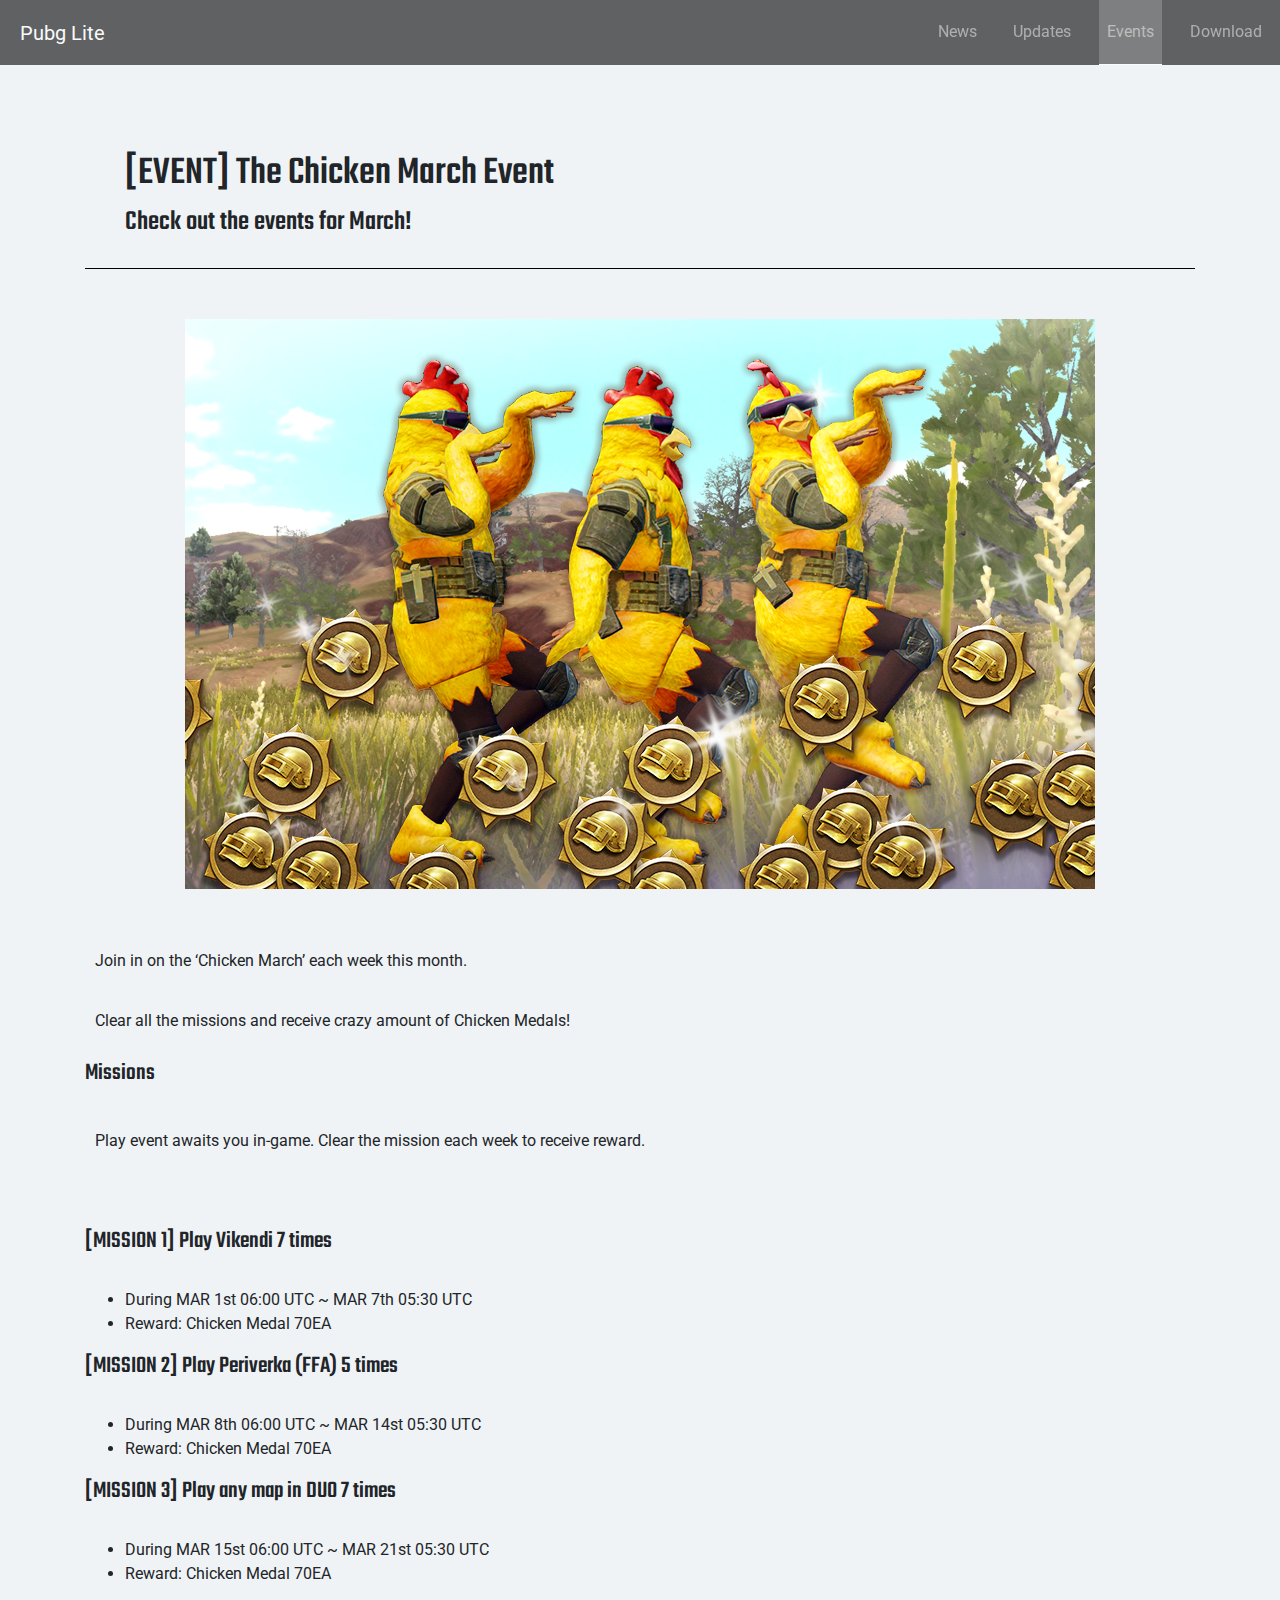
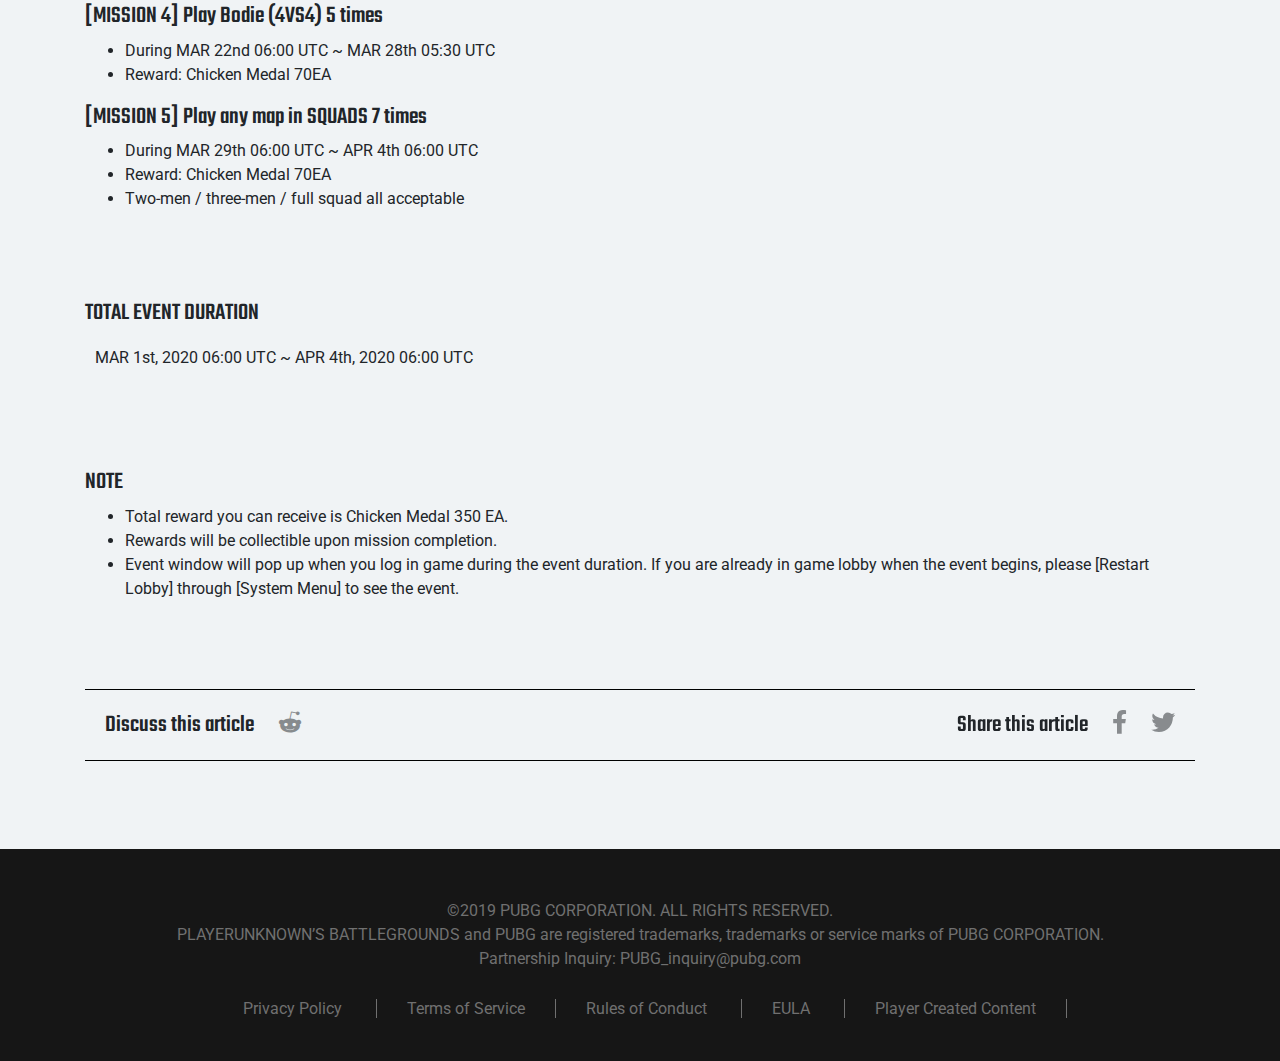
<file: events.html>
<!DOCTYPE html>
<html lang="en">

<head>
    <meta charset="UTF-8">
    <meta name="viewport" content="width=device-width, initial-scale=1.0">
    <title>Document</title>
    <!-- Css Stylesheets -->
    <link rel="stylesheet" href="css/bootstrap.css">
    <link rel="stylesheet" href="css/events.css">
    <!-- Fonts -->
    <link href="https://fonts.googleapis.com/css2?family=Teko:wght@500&display=swap" rel="stylesheet">
    <link href="https://fonts.googleapis.com/css2?family=Montserrat:wght@500&display=swap" rel="stylesheet">
    <link href="https://fonts.googleapis.com/css2?family=Roboto&display=swap" rel="stylesheet">
    <!-- Icon -->
    <link rel="stylesheet" href="icons/css/all.css">
    <link rel="icon" href="https://foxstickers.ru/image/cache/catalog/tovary/avto/person/pubg/9-500x500.png">
    <!-- Animation -->
    <link rel="stylesheet" href="css/animate.css">
    <!-- Hover -->
    <link rel="stylesheet" href="css/hover.css">
</head>

<body>
    <!-- Navbar -->
    <nav class="navbar navbar-expand-lg navbar-dark">
        <a class="navbar-brand" href="">Pubg Lite</a>
        <button class="navbar-toggler" type="button" data-toggle="collapse" data-target="#navbarSupportedContent"
            aria-controls="navbarSupportedContent" aria-expanded="false" aria-label="Toggle navigation">
            <span class="navbar-toggler-icon"></span>
        </button>
        <div class="collapse navbar-collapse" id="navbarSupportedContent">
            <ul class="navbar-nav ml-auto">
                <li class="nav-item hvr-overline-from-center">
                    <a class="nav-link" href="news.html">News</a>
                </li>
                <li class="nav-item hvr-overline-from-center">
                    <a class="nav-link" href="update.html">Updates</a>
                </li>
                <li class="nav-item ">
                    <a class="nav-link events" href="chicken.html">Events</a>
                </li>
                <li class="nav-item hvr-overline-from-center">
                    <a class="nav-link" href="#">Download</a>
                </li>
            </ul>
        </div>
    </nav>


    <section>
        <div class="container">
            <div class="heading">
                <h1>[EVENT] The Chicken March Event</h1>
                <h3>Check out the events for March!</h3>
            </div>
            <div class="img">
                <img src="img/chicken.png" alt="">
            </div>
            <p>Join in on the ‘Chicken March’ each week this month.</p>
            <p>Clear all the missions and receive crazy amount of Chicken Medals!</p>

            <h4> Missions </h4><br>

            <p>Play event awaits you in-game. Clear the mission each week to receive reward.</p><br><br>
            <h4>[MISSION 1] Play Vikendi 7 times</h4><br>
            <ul>
                <li>During MAR 1st 06:00 UTC ~ MAR 7th 05:30 UTC </li>
                <li>Reward: Chicken Medal 70EA</li>
            </ul>
            <h4>[MISSION 2] Play Periverka (FFA) 5 times</h4><br>
            <ul>
                <li>During MAR 8th 06:00 UTC ~ MAR 14st 05:30 UTC </li>
                <li>Reward: Chicken Medal 70EA</li>
            </ul>
            <h4>[MISSION 3] Play any map in DUO 7 times</h4><br>
            <ul>
                <li>During MAR 15st 06:00 UTC ~ MAR 21st 05:30 UTC </li>
                <li>Reward: Chicken Medal 70EA</li>
            </ul>
            <h4>[MISSION 4] Play Bodie (4VS4) 5 times</h4>
            <ul>
                <li>During MAR 22nd 06:00 UTC ~ MAR 28th 05:30 UTC </li>
                <li>Reward: Chicken Medal 70EA</li>
            </ul>
            <h4>[MISSION 5] Play any map in SQUADS 7 times</h4>
            <ul>
                <li>During MAR 29th 06:00 UTC ~ APR 4th 06:00 UTC </li>
                <li>Reward: Chicken Medal 70EA</li>
                <li>Two-men / three-men / full squad all acceptable </li>
            </ul><br>
            <br>
            <br>
            <h4> TOTAL EVENT DURATION </h4>
            <p>MAR 1st, 2020 06:00 UTC ~ APR 4th, 2020 06:00 UTC</p><br><br><br>
            <h4>NOTE</h4>
            <ul>
                <li>Total reward you can receive is Chicken Medal 350 EA.</li>
                <li>Rewards will be collectible upon mission completion. </li>
                <li>Event window will pop up when you log in game during the event duration. If you are already in game
                    lobby when the event begins, please [Restart Lobby] through [System Menu] to see the event.</li>
            </ul><br><br><br>
            <div class="reddit">
                <h4 style="display: inline;" class="hvr-icon-spin">Discuss this article <i class="fab hvr-icon fa-reddit-alien"></i> </h4>
                <div style="float: right;" class="hvr-icon-spin"><h4> Share this article <i class="fab hvr-icon fa-facebook-f"></i> <i class="fab hvr-icon fa-twitter"></i> </h4> </div>
            </div><br><br>
        </div>
    </section>





    

    <footer>
    <p>©2019 PUBG CORPORATION. ALL RIGHTS RESERVED. <br>
        PLAYERUNKNOWN’S BATTLEGROUNDS and PUBG are registered trademarks, trademarks or service marks of PUBG CORPORATION. <br>
        Partnership Inquiry: PUBG_inquiry@pubg.com <br> </p>
    <a class="help" href="">Privacy Policy </a><a class="help" href="">Terms of Service</a><a class="help" href="">Rules of Conduct </a><a class="help" href="">EULA </a><a class="help" href="">Player Created Content</a>
</footer>
</body>

</html>
</file>
<file: css/events.css>
body {
    padding: 0;
    margin: 0;
}

body {
    background-color: #F0F3F5;
}

.navbar {
    opacity: 0.6;
    position: fixed;
    width: 100%;
    background-color: #000;
    padding: 0 0 0 20px;
}

.nav-item {
    padding: 0 10px;
}

h1,
h2,
h3,
h4 {
    font-family: "Teko", Oswald, sans-serif;
}
p {
    font-family: "Roboto", sans-serif;
    padding: 10px;
}
.hvr-sweep-to-right {
    transition-duration: 1s;
}
.heading {
    padding: 150px 40px 20px;
    border-bottom: 1px solid black;
}
.img {
    padding: 50px;
    text-align: center;
}

.reddit {
    padding: 20px;
    border-top: 1px solid black;
    border-bottom: 1px solid black;
    margin-bottom: 40px;
}
.reddit .fab {
    margin-left: 20px;
    opacity: 0.5;
}
.reddit .fab:hover {
    opacity: 1;
    color: black;
    cursor: pointer;
}
footer {
    background-color: #161616;
    padding: 40px;
    color: #707070;
    text-align: center;
}
footer a {
    padding: 0 30px;
    text-decoration: none;
    color: #707070;
    border-right: 1px solid #707070;
}
.help:hover {
    color: #fff;
    cursor: pointer;
    text-decoration: none;
}
.nav-item .events {
    background-color: #333;
    border-bottom: 1px solid #fff;
}
.nav-item a {
    padding: 20px;
}
</file>
